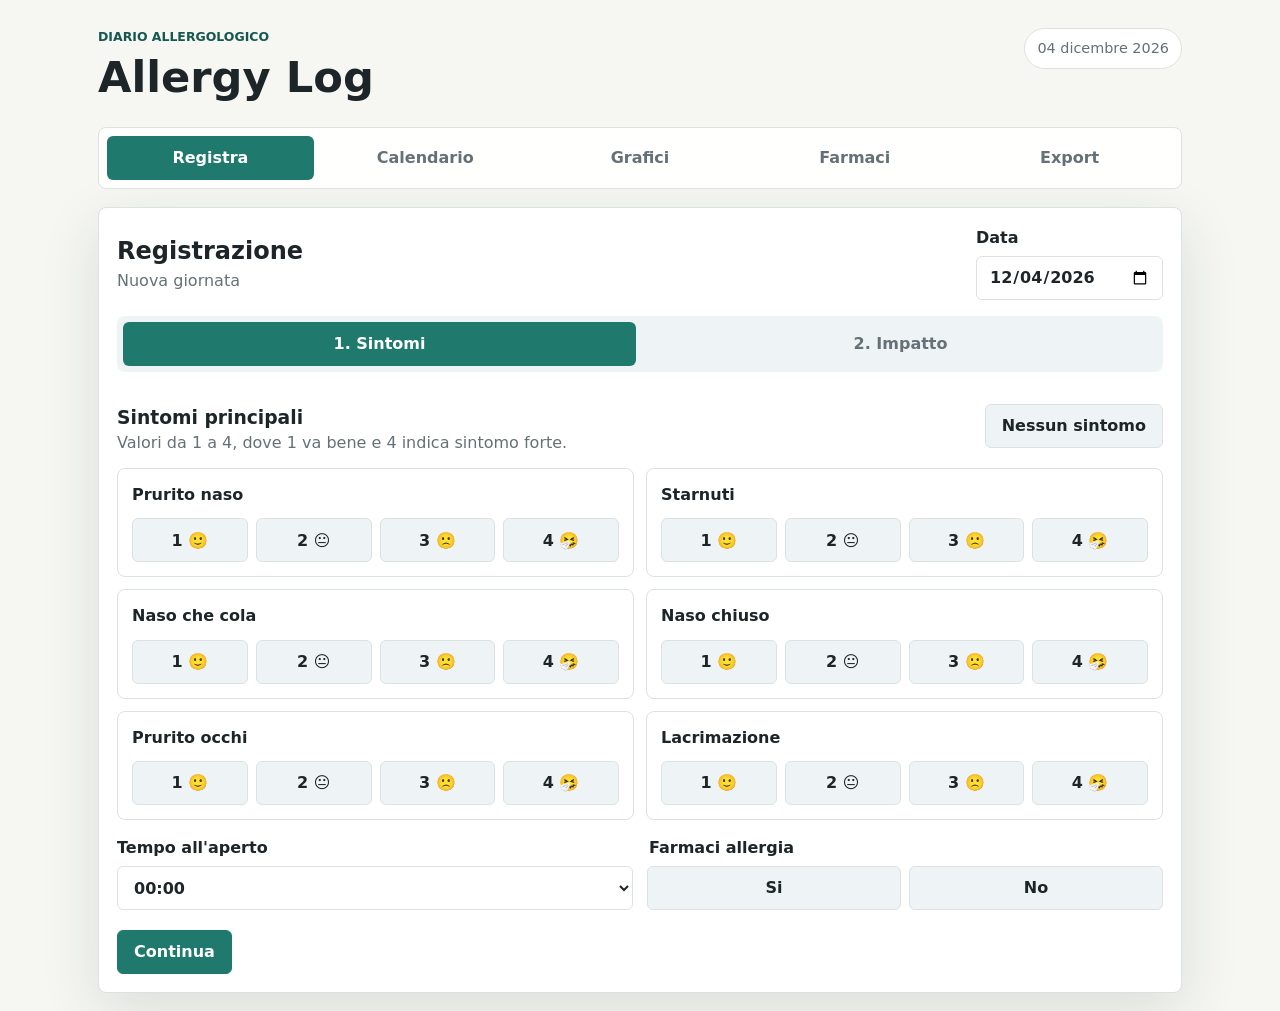
<file: app/index.html>
<!doctype html>
<html lang="it">
  <head>
    <meta charset="utf-8">
    <meta name="viewport" content="width=device-width, initial-scale=1">
    <title>Allergy Log</title>
    <link rel="stylesheet" href="styles/main.css">
  </head>
  <body>
    <div class="app-shell">
      <header class="app-header">
        <div>
          <p class="eyebrow">Diario allergologico</p>
          <h1>Allergy Log</h1>
        </div>
        <div class="today-pill" id="todayPill"></div>
      </header>

      <nav class="tabs" aria-label="Sezioni">
        <button class="tab-button is-active" type="button" data-view="entryView">Registra</button>
        <button class="tab-button" type="button" data-view="calendarView">Calendario</button>
        <button class="tab-button" type="button" data-view="chartsView">Grafici</button>
        <button class="tab-button" type="button" data-view="medicationsView">Farmaci</button>
        <button class="tab-button" type="button" data-view="exportView">Export</button>
      </nav>

      <main>
        <section class="view is-active" id="entryView" aria-labelledby="entryTitle">
          <form class="entry-form" id="entryForm">
            <div class="form-topbar">
              <div>
                <h2 id="entryTitle">Registrazione</h2>
                <p id="entryMode">Nuova giornata</p>
              </div>
              <label class="date-field">
                <span>Data</span>
                <input id="entryDate" name="date" type="date" required>
              </label>
            </div>

            <div class="stepper" aria-label="Passaggi registrazione">
              <button class="step-button is-active" type="button" data-step="1">1. Sintomi</button>
              <button class="step-button" type="button" data-step="2">2. Impatto</button>
            </div>

            <section class="form-step is-active" data-step-panel="1">
              <div class="section-heading">
                <div>
                  <h3>Sintomi principali</h3>
                  <p>Valori da 1 a 4, dove 1 va bene e 4 indica sintomo forte.</p>
                </div>
                <button class="secondary-button" id="noSymptomsButton" type="button">Nessun sintomo</button>
              </div>

              <div class="symptom-grid" id="symptomGrid"></div>

              <div class="field-grid">
                <label class="field">
                  <span>Tempo all'aperto</span>
                  <select id="outdoorTime" name="outdoorTime" required></select>
                </label>

                <fieldset class="choice-field">
                  <legend>Farmaci allergia</legend>
                  <div class="choice-row" data-choice-group="tookMedication">
                    <button type="button" data-value="true">Si</button>
                    <button type="button" data-value="false">No</button>
                  </div>
                </fieldset>
              </div>

              <section class="medication-picker" id="medicationPickerWrapper">
                <div class="section-heading compact-heading">
                  <div>
                    <h3>Farmaci presi</h3>
                    <p>Seleziona uno o piu' farmaci per questa giornata.</p>
                  </div>
                </div>
                <div class="medication-chip-list" id="medicationPicker"></div>
              </section>

              <div class="form-actions">
                <button class="primary-button" type="button" id="nextStepButton">Continua</button>
              </div>
            </section>

            <section class="form-step" data-step-panel="2">
              <div class="section-heading">
                <div>
                  <h3>Altri effetti</h3>
                  <p>Impatto della giornata su riposo, lavoro e attivita.</p>
                </div>
                <button class="secondary-button" id="noImpactSymptomsButton" type="button">Nessun sintomo</button>
              </div>

              <div class="impact-list" id="impactList"></div>

              <label class="range-field">
                <span>Intensita percepita</span>
                <output id="intensityOutput">50</output>
                <input id="perceivedIntensity" name="perceivedIntensity" type="range" min="0" max="100" value="50" required>
              </label>

              <div class="form-actions split-actions">
                <button class="secondary-button" type="button" id="backStepButton">Indietro</button>
                <div>
                  <button class="ghost-button" type="button" id="resetButton">Pulisci</button>
                  <button class="primary-button" type="submit">Salva</button>
                </div>
              </div>
            </section>
          </form>
        </section>

        <section class="view" id="calendarView" aria-labelledby="calendarTitle">
          <div class="calendar-layout">
            <section class="panel calendar-panel">
              <div class="panel-header">
                <button class="icon-button" type="button" id="prevMonthButton" aria-label="Mese precedente">‹</button>
                <div>
                  <h2 id="calendarTitle">Calendario</h2>
                  <p id="monthLabel"></p>
                </div>
                <button class="icon-button" type="button" id="nextMonthButton" aria-label="Mese successivo">›</button>
              </div>
              <div class="weekday-row" aria-hidden="true">
                <span>Lun</span><span>Mar</span><span>Mer</span><span>Gio</span><span>Ven</span><span>Sab</span><span>Dom</span>
              </div>
              <div class="calendar-grid" id="calendarGrid"></div>
            </section>

            <aside class="panel detail-panel" id="dayDetail">
              <h2>Dettaglio</h2>
              <p class="muted">Seleziona un giorno registrato.</p>
            </aside>
          </div>
        </section>

        <section class="view" id="chartsView" aria-labelledby="chartsTitle">
          <section class="panel chart-panel">
            <div class="panel-header chart-header">
              <div>
                <h2 id="chartsTitle">Grafici</h2>
                <p id="chartDescription">Indice calcolato dalla media dei 6 sintomi principali.</p>
              </div>
              <div class="metric-toggle" aria-label="Metrica grafico">
                <button class="is-selected" type="button" data-chart-metric="symptomScore">Sintomi</button>
                <button type="button" data-chart-metric="perceivedIntensity">Intensita</button>
              </div>
            </div>
            <div class="chart-summary" id="chartSummary"></div>
            <div class="chart" id="symptomChart"></div>
          </section>
        </section>

        <section class="view" id="medicationsView" aria-labelledby="medicationsTitle">
          <section class="panel medication-manager">
            <div class="panel-header plain">
              <div>
                <h2 id="medicationsTitle">Farmaci</h2>
                <p>Gestisci la lista selezionabile nelle registrazioni giornaliere.</p>
              </div>
            </div>

            <form class="inline-form" id="medicationForm">
              <label class="field">
                <span>Nuovo farmaco</span>
                <input id="medicationName" name="medicationName" type="text" autocomplete="off" placeholder="Nome farmaco">
              </label>
              <button class="primary-button" type="submit">Aggiungi</button>
            </form>

            <div class="medication-list" id="medicationList"></div>
          </section>
        </section>

        <section class="view" id="exportView" aria-labelledby="exportTitle">
          <section class="panel export-panel">
            <h2 id="exportTitle">Export e backup</h2>
            <p>I dati sono salvati solo in questo browser. Scarica spesso un backup JSON se vuoi conservarli.</p>

            <div class="export-actions">
              <button class="primary-button" type="button" id="downloadCsvButton">Scarica CSV</button>
              <button class="secondary-button" type="button" id="downloadJsonButton">Scarica JSON</button>
              <label class="import-button">
                Importa JSON
                <input id="importJsonInput" type="file" accept="application/json">
              </label>
            </div>

            <div class="stats-grid" id="statsGrid"></div>
          </section>
        </section>
      </main>
    </div>

    <div class="toast" id="toast" role="status" aria-live="polite"></div>

    <script src="scripts/constants.js"></script>
    <script src="scripts/utils.js"></script>
    <script src="scripts/storage.js"></script>
    <script src="scripts/validation.js"></script>
    <script src="scripts/export.js"></script>
    <script src="scripts/calendar.js"></script>
    <script src="scripts/charts.js"></script>
    <script src="scripts/app.js"></script>
  </body>
</html>
</file>
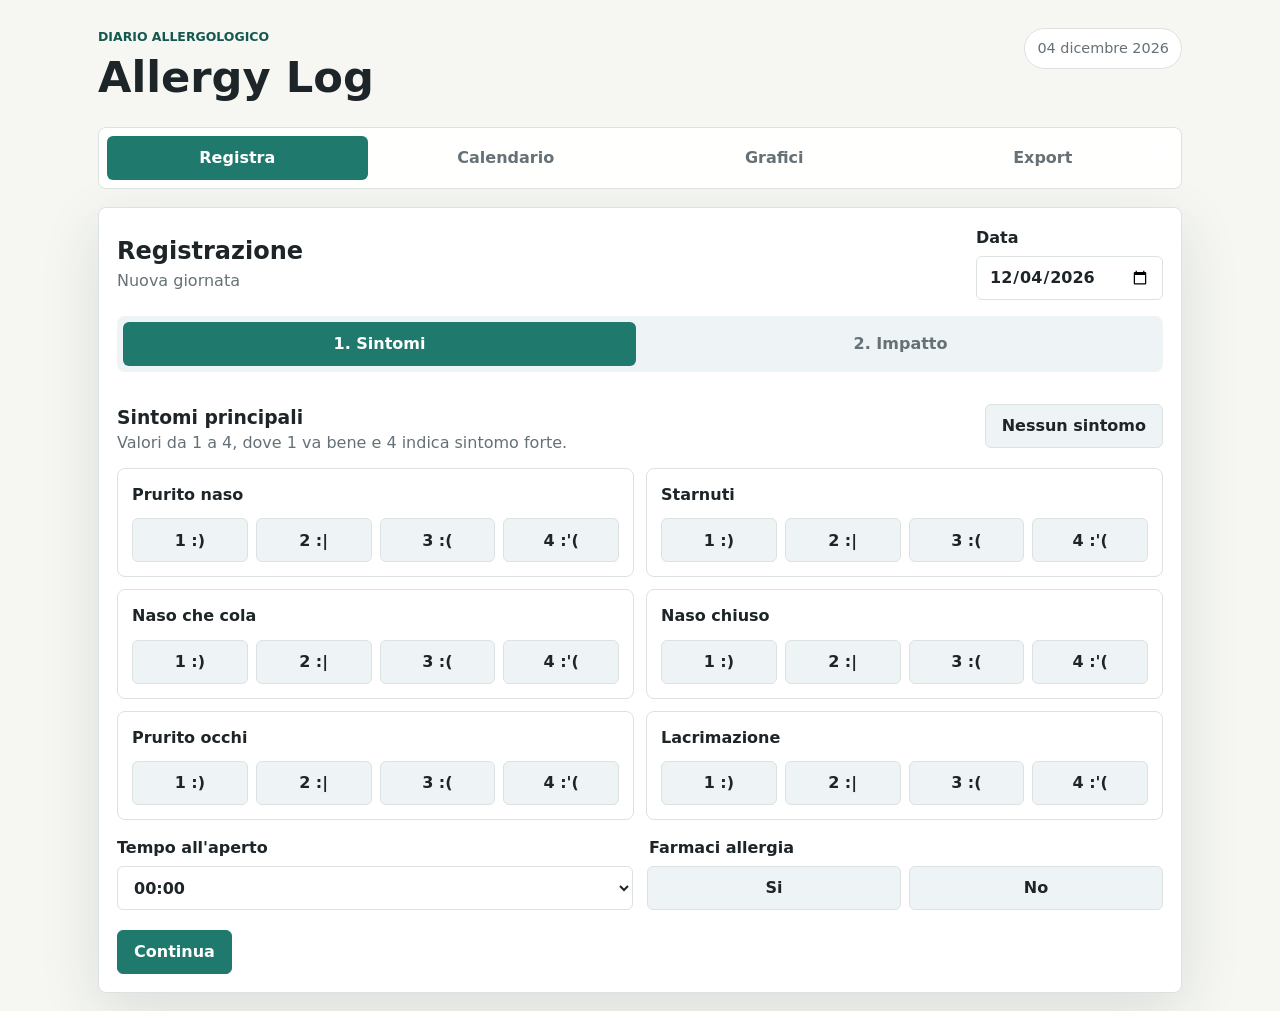
<file: prototype/index.html>
<!doctype html>
<html lang="it">
  <head>
    <meta charset="utf-8">
    <meta name="viewport" content="width=device-width, initial-scale=1">
    <title>Allergy Log</title>
    <link rel="stylesheet" href="styles.css">
  </head>
  <body>
    <div class="app-shell">
      <header class="app-header">
        <div>
          <p class="eyebrow">Diario allergologico</p>
          <h1>Allergy Log</h1>
        </div>
        <div class="today-pill" id="todayPill"></div>
      </header>

      <nav class="tabs" aria-label="Sezioni">
        <button class="tab-button is-active" type="button" data-view="entryView">Registra</button>
        <button class="tab-button" type="button" data-view="calendarView">Calendario</button>
        <button class="tab-button" type="button" data-view="chartsView">Grafici</button>
        <button class="tab-button" type="button" data-view="exportView">Export</button>
      </nav>

      <main>
        <section class="view is-active" id="entryView" aria-labelledby="entryTitle">
          <form class="entry-form" id="entryForm">
            <div class="form-topbar">
              <div>
                <h2 id="entryTitle">Registrazione</h2>
                <p id="entryMode">Nuova giornata</p>
              </div>
              <label class="date-field">
                <span>Data</span>
                <input id="entryDate" name="date" type="date" required>
              </label>
            </div>

            <div class="stepper" aria-label="Passaggi registrazione">
              <button class="step-button is-active" type="button" data-step="1">1. Sintomi</button>
              <button class="step-button" type="button" data-step="2">2. Impatto</button>
            </div>

            <section class="form-step is-active" data-step-panel="1">
              <div class="section-heading">
                <div>
                  <h3>Sintomi principali</h3>
                  <p>Valori da 1 a 4, dove 1 va bene e 4 indica sintomo forte.</p>
                </div>
                <button class="secondary-button" id="noSymptomsButton" type="button">Nessun sintomo</button>
              </div>

              <div class="symptom-grid" id="symptomGrid"></div>

              <div class="field-grid">
                <label class="field">
                  <span>Tempo all'aperto</span>
                  <select id="outdoorTime" name="outdoorTime" required></select>
                </label>

                <fieldset class="choice-field">
                  <legend>Farmaci allergia</legend>
                  <div class="choice-row" data-choice-group="tookMedication">
                    <button type="button" data-value="true">Si</button>
                    <button type="button" data-value="false">No</button>
                  </div>
                </fieldset>
              </div>

              <div class="form-actions">
                <button class="primary-button" type="button" id="nextStepButton">Continua</button>
              </div>
            </section>

            <section class="form-step" data-step-panel="2">
              <div class="section-heading">
                <div>
                  <h3>Altri effetti</h3>
                  <p>Impatto della giornata su riposo, lavoro e attivita.</p>
                </div>
                <button class="secondary-button" id="noImpactSymptomsButton" type="button">Nessun sintomo</button>
              </div>

              <div class="impact-list" id="impactList"></div>

              <label class="range-field">
                <span>Intensita percepita</span>
                <output id="intensityOutput">50</output>
                <input id="perceivedIntensity" name="perceivedIntensity" type="range" min="0" max="100" value="50" required>
              </label>

              <div class="form-actions split-actions">
                <button class="secondary-button" type="button" id="backStepButton">Indietro</button>
                <div>
                  <button class="ghost-button" type="button" id="resetButton">Pulisci</button>
                  <button class="primary-button" type="submit">Salva</button>
                </div>
              </div>
            </section>
          </form>
        </section>

        <section class="view" id="calendarView" aria-labelledby="calendarTitle">
          <div class="calendar-layout">
            <section class="panel calendar-panel">
              <div class="panel-header">
                <button class="icon-button" type="button" id="prevMonthButton" aria-label="Mese precedente">‹</button>
                <div>
                  <h2 id="calendarTitle">Calendario</h2>
                  <p id="monthLabel"></p>
                </div>
                <button class="icon-button" type="button" id="nextMonthButton" aria-label="Mese successivo">›</button>
              </div>
              <div class="weekday-row" aria-hidden="true">
                <span>Lun</span><span>Mar</span><span>Mer</span><span>Gio</span><span>Ven</span><span>Sab</span><span>Dom</span>
              </div>
              <div class="calendar-grid" id="calendarGrid"></div>
            </section>

            <aside class="panel detail-panel" id="dayDetail">
              <h2>Dettaglio</h2>
              <p class="muted">Seleziona un giorno registrato.</p>
            </aside>
          </div>
        </section>

        <section class="view" id="chartsView" aria-labelledby="chartsTitle">
          <section class="panel chart-panel">
            <div class="panel-header chart-header">
              <div>
                <h2 id="chartsTitle">Grafici</h2>
                <p id="chartDescription">Indice calcolato dalla media dei 6 sintomi principali.</p>
              </div>
              <div class="metric-toggle" aria-label="Metrica grafico">
                <button class="is-selected" type="button" data-chart-metric="symptomScore">Sintomi</button>
                <button type="button" data-chart-metric="perceivedIntensity">Intensita</button>
              </div>
            </div>
            <div class="chart-summary" id="chartSummary"></div>
            <div class="chart" id="symptomChart"></div>
          </section>
        </section>

        <section class="view" id="exportView" aria-labelledby="exportTitle">
          <section class="panel export-panel">
            <h2 id="exportTitle">Export e backup</h2>
            <p>I dati sono salvati solo in questo browser. Scarica spesso un backup JSON se vuoi conservarli.</p>

            <div class="export-actions">
              <button class="primary-button" type="button" id="downloadCsvButton">Scarica CSV</button>
              <button class="secondary-button" type="button" id="downloadJsonButton">Scarica JSON</button>
              <label class="import-button">
                Importa JSON
                <input id="importJsonInput" type="file" accept="application/json">
              </label>
            </div>

            <div class="stats-grid" id="statsGrid"></div>
          </section>
        </section>
      </main>
    </div>

    <div class="toast" id="toast" role="status" aria-live="polite"></div>

    <script src="app.js"></script>
  </body>
</html>
</file>
<file: app/styles/main.css>
:root {
  color-scheme: light;
  --bg: #f6f7f3;
  --surface: #ffffff;
  --surface-2: #eef4f5;
  --text: #1d2528;
  --muted: #657176;
  --line: #dce2e0;
  --accent: #1f7a6d;
  --accent-dark: #15584f;
  --accent-soft: #dff1ed;
  --warn: #b75d2b;
  --danger: #b42330;
  --danger-soft: #ffe5e8;
  --shadow: 0 18px 60px rgba(25, 39, 44, 0.12);
}

* {
  box-sizing: border-box;
}

html {
  min-height: 100%;
  background: var(--bg);
}

body {
  min-height: 100%;
  margin: 0;
  color: var(--text);
  font-family: Inter, ui-sans-serif, system-ui, -apple-system, BlinkMacSystemFont, "Segoe UI", sans-serif;
  line-height: 1.45;
}

button,
input,
select {
  font: inherit;
}

button {
  cursor: pointer;
}

.app-shell {
  width: min(1120px, 100%);
  margin: 0 auto;
  padding: 18px;
}

.app-header {
  display: flex;
  align-items: flex-start;
  justify-content: space-between;
  gap: 16px;
  padding: 10px 0 18px;
}

.eyebrow,
.app-header h1,
h2,
h3,
p {
  margin: 0;
}

.eyebrow {
  color: var(--accent-dark);
  font-size: 0.78rem;
  font-weight: 700;
  text-transform: uppercase;
}

.app-header h1 {
  font-size: clamp(1.8rem, 4vw, 2.7rem);
  letter-spacing: 0;
}

.today-pill {
  flex: 0 0 auto;
  border: 1px solid var(--line);
  border-radius: 999px;
  background: var(--surface);
  padding: 9px 12px;
  color: var(--muted);
  font-size: 0.9rem;
}

.tabs,
.stepper {
  display: grid;
  gap: 8px;
}

.tabs {
  grid-template-columns: repeat(5, minmax(0, 1fr));
  position: sticky;
  top: 0;
  z-index: 10;
  padding: 8px;
  border: 1px solid var(--line);
  border-radius: 8px;
  background: rgba(255, 255, 255, 0.92);
  backdrop-filter: blur(12px);
}

.tab-button,
.step-button {
  min-height: 44px;
  border: 0;
  border-radius: 6px;
  background: transparent;
  color: var(--muted);
  font-weight: 700;
}

.tab-button.is-active,
.step-button.is-active {
  background: var(--accent);
  color: #fff;
}

main {
  padding-top: 18px;
}

.view,
.form-step {
  display: none;
}

.view.is-active,
.form-step.is-active {
  display: block;
}

.entry-form,
.panel {
  border: 1px solid var(--line);
  border-radius: 8px;
  background: var(--surface);
  box-shadow: var(--shadow);
}

.entry-form {
  padding: 18px;
}

.form-topbar,
.section-heading,
.panel-header,
.form-actions,
.split-actions,
.export-actions {
  display: flex;
  align-items: center;
  justify-content: space-between;
  gap: 16px;
}

.form-topbar {
  padding-bottom: 16px;
}

.form-topbar p,
.section-heading p,
.panel-header p,
.export-panel p,
.muted {
  color: var(--muted);
}

.date-field,
.field,
.range-field {
  display: grid;
  gap: 7px;
  font-weight: 700;
}

.date-field input,
.field select {
  min-height: 44px;
  border: 1px solid var(--line);
  border-radius: 6px;
  background: #fff;
  padding: 0 12px;
  color: var(--text);
}

.stepper {
  grid-template-columns: repeat(2, minmax(0, 1fr));
  margin-bottom: 18px;
  padding: 6px;
  border-radius: 8px;
  background: var(--surface-2);
}

.section-heading {
  align-items: flex-start;
  padding: 14px 0;
}

.compact-heading {
  padding-bottom: 8px;
}

.symptom-grid {
  display: grid;
  grid-template-columns: repeat(2, minmax(0, 1fr));
  gap: 12px;
}

.symptom-card,
.impact-row {
  border: 1px solid var(--line);
  border-radius: 8px;
  background: #fff;
}

.symptom-card {
  display: grid;
  gap: 12px;
  padding: 14px;
}

.symptom-card strong,
.impact-row strong {
  font-size: 1rem;
}

.rating-row,
.choice-row {
  display: grid;
  gap: 8px;
}

.rating-row {
  grid-template-columns: repeat(4, minmax(0, 1fr));
}

.rating-row button,
.choice-row button {
  min-height: 44px;
  border: 1px solid var(--line);
  border-radius: 6px;
  background: var(--surface-2);
  color: var(--text);
  font-weight: 800;
}

.rating-row button.is-selected,
.choice-row button.is-selected {
  border-color: var(--accent);
  background: var(--accent-soft);
  color: var(--accent-dark);
}

.metric-toggle {
  display: grid;
  grid-template-columns: repeat(2, minmax(0, 1fr));
  min-width: 220px;
  gap: 6px;
  border-radius: 8px;
  background: var(--surface-2);
  padding: 6px;
}

.metric-toggle button {
  min-height: 40px;
  border: 0;
  border-radius: 6px;
  background: transparent;
  color: var(--muted);
  font-weight: 800;
}

.metric-toggle button.is-selected {
  background: var(--accent);
  color: #fff;
}

.field-grid {
  display: grid;
  grid-template-columns: minmax(0, 1fr) minmax(0, 1fr);
  gap: 14px;
  margin-top: 16px;
}

.field input {
  min-height: 44px;
  border: 1px solid var(--line);
  border-radius: 6px;
  background: #fff;
  padding: 0 12px;
  color: var(--text);
}

.choice-field {
  min-width: 0;
  margin: 0;
  border: 0;
  padding: 0;
}

.choice-field legend {
  margin-bottom: 7px;
  font-weight: 700;
}

.choice-row {
  grid-template-columns: repeat(2, minmax(0, 1fr));
}

.medication-picker {
  margin-top: 16px;
}

.medication-chip-list,
.medication-list {
  display: grid;
  gap: 10px;
}

.medication-chip-list {
  grid-template-columns: repeat(3, minmax(0, 1fr));
}

.medication-chip {
  min-height: 44px;
  border: 1px solid var(--line);
  border-radius: 6px;
  background: var(--surface-2);
  color: var(--text);
  font-weight: 800;
}

.medication-chip.is-selected {
  border-color: var(--accent);
  background: var(--accent-soft);
  color: var(--accent-dark);
}

.medication-manager {
  display: grid;
  gap: 16px;
}

.inline-form {
  display: grid;
  grid-template-columns: minmax(0, 1fr) auto;
  align-items: end;
  gap: 12px;
}

.medication-row {
  display: grid;
  grid-template-columns: minmax(0, 1fr) auto;
  align-items: center;
  gap: 12px;
  border: 1px solid var(--line);
  border-radius: 8px;
  background: #fff;
  padding: 12px;
}

.medication-row strong {
  overflow-wrap: anywhere;
}

.medication-actions {
  display: flex;
  gap: 8px;
  flex-wrap: wrap;
}

.impact-list {
  display: grid;
  gap: 10px;
}

.impact-row {
  display: grid;
  grid-template-columns: minmax(0, 1fr) 148px;
  align-items: center;
  gap: 14px;
  padding: 12px;
}

.range-field {
  grid-template-columns: minmax(0, 1fr) auto;
  margin-top: 18px;
}

.range-field input {
  grid-column: 1 / -1;
  accent-color: var(--accent);
}

.range-field output {
  min-width: 52px;
  border-radius: 999px;
  background: var(--accent-soft);
  padding: 4px 10px;
  text-align: center;
  color: var(--accent-dark);
  font-weight: 800;
}

.form-actions {
  margin-top: 20px;
}

.split-actions > div {
  display: flex;
  gap: 10px;
}

.primary-button,
.secondary-button,
.ghost-button,
.import-button,
.icon-button,
.danger-button {
  min-height: 44px;
  border-radius: 6px;
  padding: 0 16px;
  font-weight: 800;
}

.primary-button {
  border: 1px solid var(--accent);
  background: var(--accent);
  color: #fff;
}

.primary-button:hover {
  background: var(--accent-dark);
}

.secondary-button,
.import-button {
  border: 1px solid var(--line);
  background: var(--surface-2);
  color: var(--text);
}

.ghost-button {
  border: 1px solid transparent;
  background: transparent;
  color: var(--muted);
}

.danger-button {
  border: 1px solid var(--danger-soft);
  background: var(--danger-soft);
  color: var(--danger);
}

.calendar-layout {
  display: grid;
  grid-template-columns: minmax(0, 1.5fr) minmax(280px, 0.8fr);
  gap: 16px;
}

.panel {
  padding: 16px;
}

.panel-header {
  margin-bottom: 14px;
}

.panel-header.plain {
  align-items: flex-start;
}

.icon-button {
  width: 44px;
  padding: 0;
  border: 1px solid var(--line);
  background: var(--surface-2);
  font-size: 1.7rem;
  line-height: 1;
}

.weekday-row,
.calendar-grid {
  display: grid;
  grid-template-columns: repeat(7, minmax(0, 1fr));
}

.weekday-row {
  gap: 6px;
  margin-bottom: 6px;
  color: var(--muted);
  font-size: 0.78rem;
  font-weight: 800;
  text-align: center;
  text-transform: uppercase;
}

.calendar-grid {
  gap: 6px;
}

.day-cell {
  position: relative;
  min-height: 78px;
  border: 1px solid var(--line);
  border-radius: 8px;
  background: #fff;
  padding: 8px;
  text-align: left;
}

.day-cell.is-empty {
  border-color: transparent;
  background: transparent;
  cursor: default;
}

.day-cell.has-entry {
  border-color: var(--accent);
}

.day-cell.is-today {
  outline: 2px solid var(--warn);
  outline-offset: 1px;
}

.day-number {
  font-weight: 800;
}

.day-score {
  position: absolute;
  right: 8px;
  bottom: 8px;
  left: 8px;
  height: 7px;
  overflow: hidden;
  border-radius: 999px;
  background: var(--surface-2);
}

.day-score span {
  display: block;
  height: 100%;
  border-radius: inherit;
  background: var(--accent);
}

.detail-panel {
  min-height: 240px;
}

.detail-list {
  display: grid;
  gap: 9px;
  margin: 14px 0;
}

.detail-item {
  display: flex;
  justify-content: space-between;
  gap: 14px;
  border-bottom: 1px solid var(--line);
  padding-bottom: 8px;
}

.detail-actions {
  display: flex;
  gap: 10px;
  flex-wrap: wrap;
}

.chart-panel {
  display: grid;
  gap: 16px;
}

.chart {
  overflow-x: auto;
  padding-bottom: 4px;
}

.chart-header {
  align-items: flex-start;
  margin-bottom: 0;
}

.chart-summary {
  display: grid;
  grid-template-columns: repeat(4, minmax(0, 1fr));
  gap: 10px;
}

.chart-summary-item {
  border: 1px solid var(--line);
  border-radius: 8px;
  background: #fff;
  padding: 12px;
}

.chart-summary-item span {
  display: block;
  color: var(--muted);
  font-size: 0.86rem;
}

.chart-summary-item strong {
  display: block;
  font-size: 1.35rem;
}

.xy-chart {
  display: grid;
  grid-template-columns: 42px minmax(620px, 1fr);
  grid-template-rows: 260px 42px;
  min-width: 680px;
}

.y-axis {
  display: grid;
  grid-template-rows: repeat(5, 1fr);
  padding: 0 8px 0 0;
  color: var(--muted);
  font-size: 0.78rem;
  font-weight: 800;
  text-align: right;
}

.y-axis span {
  transform: translateY(-8px);
}

.plot-area {
  position: relative;
  display: grid;
  grid-template-columns: repeat(var(--bar-count), minmax(22px, 1fr));
  align-items: end;
  gap: 8px;
  height: 260px;
  border-left: 1px solid var(--line);
  border-bottom: 1px solid var(--line);
  background:
    linear-gradient(to bottom, rgba(101, 113, 118, 0.18) 1px, transparent 1px) 0 0 / 100% 25%,
    #fff;
  padding: 10px 10px 0;
}

.plot-bar {
  position: relative;
  display: flex;
  align-items: end;
  justify-content: center;
  height: 100%;
}

.plot-bar-fill {
  width: min(32px, 100%);
  min-height: 3px;
  border-radius: 5px 5px 0 0;
  background: linear-gradient(180deg, #c2414b, #e09a3e 46%, #2f9e7e);
}

.plot-bar-value {
  position: absolute;
  bottom: calc(var(--bar-value) * 1% + 7px);
  color: var(--text);
  font-size: 0.72rem;
  font-weight: 800;
}

.x-axis {
  grid-column: 2;
  display: grid;
  grid-template-columns: repeat(var(--bar-count), minmax(22px, 1fr));
  gap: 8px;
  padding: 7px 10px 0;
  color: var(--muted);
  font-size: 0.72rem;
  font-weight: 800;
  text-align: center;
}

.x-axis span {
  overflow: hidden;
  white-space: nowrap;
  text-overflow: ellipsis;
}

.export-panel {
  display: grid;
  gap: 16px;
}

.export-actions {
  justify-content: flex-start;
  flex-wrap: wrap;
}

.import-button {
  display: inline-flex;
  align-items: center;
}

.import-button input {
  position: absolute;
  width: 1px;
  height: 1px;
  overflow: hidden;
  opacity: 0;
}

.stats-grid {
  display: grid;
  grid-template-columns: repeat(3, minmax(0, 1fr));
  gap: 12px;
}

.stat {
  border: 1px solid var(--line);
  border-radius: 8px;
  padding: 14px;
  background: #fff;
}

.stat strong {
  display: block;
  font-size: 1.7rem;
}

.toast {
  position: fixed;
  right: 18px;
  bottom: 18px;
  z-index: 20;
  max-width: min(420px, calc(100vw - 36px));
  transform: translateY(18px);
  border-radius: 8px;
  background: var(--text);
  padding: 12px 14px;
  color: #fff;
  opacity: 0;
  pointer-events: none;
  transition: opacity 160ms ease, transform 160ms ease;
}

.toast.is-visible {
  transform: translateY(0);
  opacity: 1;
}

@media (max-width: 760px) {
  .app-shell {
    padding: 12px;
  }

  .app-header,
  .form-topbar,
  .section-heading,
  .form-actions,
  .split-actions {
    align-items: stretch;
    flex-direction: column;
  }

  .today-pill {
    align-self: flex-start;
  }

  .entry-form,
  .panel {
    padding: 14px;
  }

  .symptom-grid,
  .field-grid,
  .calendar-layout,
  .chart-summary,
  .stats-grid {
    grid-template-columns: 1fr;
  }

  .tabs {
    grid-template-columns: repeat(2, minmax(0, 1fr));
  }

  .chart-header {
    align-items: stretch;
    flex-direction: column;
  }

  .metric-toggle {
    min-width: 0;
  }

  .impact-row {
    grid-template-columns: 1fr;
  }

  .split-actions > div,
  .inline-form,
  .export-actions {
    display: grid;
    grid-template-columns: 1fr;
  }

  .medication-chip-list,
  .medication-row {
    grid-template-columns: 1fr;
  }

  .day-cell {
    min-height: 58px;
    padding: 6px;
  }

  .xy-chart {
    grid-template-columns: 36px minmax(520px, 1fr);
    min-width: 560px;
  }
}
</file>
<file: prototype/styles.css>
:root {
  color-scheme: light;
  --bg: #f6f7f3;
  --surface: #ffffff;
  --surface-2: #eef4f5;
  --text: #1d2528;
  --muted: #657176;
  --line: #dce2e0;
  --accent: #1f7a6d;
  --accent-dark: #15584f;
  --accent-soft: #dff1ed;
  --warn: #b75d2b;
  --danger: #b42330;
  --danger-soft: #ffe5e8;
  --shadow: 0 18px 60px rgba(25, 39, 44, 0.12);
}

* {
  box-sizing: border-box;
}

html {
  min-height: 100%;
  background: var(--bg);
}

body {
  min-height: 100%;
  margin: 0;
  color: var(--text);
  font-family: Inter, ui-sans-serif, system-ui, -apple-system, BlinkMacSystemFont, "Segoe UI", sans-serif;
  line-height: 1.45;
}

button,
input,
select {
  font: inherit;
}

button {
  cursor: pointer;
}

.app-shell {
  width: min(1120px, 100%);
  margin: 0 auto;
  padding: 18px;
}

.app-header {
  display: flex;
  align-items: flex-start;
  justify-content: space-between;
  gap: 16px;
  padding: 10px 0 18px;
}

.eyebrow,
.app-header h1,
h2,
h3,
p {
  margin: 0;
}

.eyebrow {
  color: var(--accent-dark);
  font-size: 0.78rem;
  font-weight: 700;
  text-transform: uppercase;
}

.app-header h1 {
  font-size: clamp(1.8rem, 4vw, 2.7rem);
  letter-spacing: 0;
}

.today-pill {
  flex: 0 0 auto;
  border: 1px solid var(--line);
  border-radius: 999px;
  background: var(--surface);
  padding: 9px 12px;
  color: var(--muted);
  font-size: 0.9rem;
}

.tabs,
.stepper {
  display: grid;
  gap: 8px;
}

.tabs {
  grid-template-columns: repeat(4, minmax(0, 1fr));
  position: sticky;
  top: 0;
  z-index: 10;
  padding: 8px;
  border: 1px solid var(--line);
  border-radius: 8px;
  background: rgba(255, 255, 255, 0.92);
  backdrop-filter: blur(12px);
}

.tab-button,
.step-button {
  min-height: 44px;
  border: 0;
  border-radius: 6px;
  background: transparent;
  color: var(--muted);
  font-weight: 700;
}

.tab-button.is-active,
.step-button.is-active {
  background: var(--accent);
  color: #fff;
}

main {
  padding-top: 18px;
}

.view,
.form-step {
  display: none;
}

.view.is-active,
.form-step.is-active {
  display: block;
}

.entry-form,
.panel {
  border: 1px solid var(--line);
  border-radius: 8px;
  background: var(--surface);
  box-shadow: var(--shadow);
}

.entry-form {
  padding: 18px;
}

.form-topbar,
.section-heading,
.panel-header,
.form-actions,
.split-actions,
.export-actions {
  display: flex;
  align-items: center;
  justify-content: space-between;
  gap: 16px;
}

.form-topbar {
  padding-bottom: 16px;
}

.form-topbar p,
.section-heading p,
.panel-header p,
.export-panel p,
.muted {
  color: var(--muted);
}

.date-field,
.field,
.range-field {
  display: grid;
  gap: 7px;
  font-weight: 700;
}

.date-field input,
.field select {
  min-height: 44px;
  border: 1px solid var(--line);
  border-radius: 6px;
  background: #fff;
  padding: 0 12px;
  color: var(--text);
}

.stepper {
  grid-template-columns: repeat(2, minmax(0, 1fr));
  margin-bottom: 18px;
  padding: 6px;
  border-radius: 8px;
  background: var(--surface-2);
}

.section-heading {
  align-items: flex-start;
  padding: 14px 0;
}

.symptom-grid {
  display: grid;
  grid-template-columns: repeat(2, minmax(0, 1fr));
  gap: 12px;
}

.symptom-card,
.impact-row {
  border: 1px solid var(--line);
  border-radius: 8px;
  background: #fff;
}

.symptom-card {
  display: grid;
  gap: 12px;
  padding: 14px;
}

.symptom-card strong,
.impact-row strong {
  font-size: 1rem;
}

.rating-row,
.choice-row {
  display: grid;
  gap: 8px;
}

.rating-row {
  grid-template-columns: repeat(4, minmax(0, 1fr));
}

.rating-row button,
.choice-row button {
  min-height: 44px;
  border: 1px solid var(--line);
  border-radius: 6px;
  background: var(--surface-2);
  color: var(--text);
  font-weight: 800;
}

.rating-row button.is-selected,
.choice-row button.is-selected {
  border-color: var(--accent);
  background: var(--accent-soft);
  color: var(--accent-dark);
}

.metric-toggle {
  display: grid;
  grid-template-columns: repeat(2, minmax(0, 1fr));
  min-width: 220px;
  gap: 6px;
  border-radius: 8px;
  background: var(--surface-2);
  padding: 6px;
}

.metric-toggle button {
  min-height: 40px;
  border: 0;
  border-radius: 6px;
  background: transparent;
  color: var(--muted);
  font-weight: 800;
}

.metric-toggle button.is-selected {
  background: var(--accent);
  color: #fff;
}

.field-grid {
  display: grid;
  grid-template-columns: minmax(0, 1fr) minmax(0, 1fr);
  gap: 14px;
  margin-top: 16px;
}

.choice-field {
  min-width: 0;
  margin: 0;
  border: 0;
  padding: 0;
}

.choice-field legend {
  margin-bottom: 7px;
  font-weight: 700;
}

.choice-row {
  grid-template-columns: repeat(2, minmax(0, 1fr));
}

.impact-list {
  display: grid;
  gap: 10px;
}

.impact-row {
  display: grid;
  grid-template-columns: minmax(0, 1fr) 148px;
  align-items: center;
  gap: 14px;
  padding: 12px;
}

.range-field {
  grid-template-columns: minmax(0, 1fr) auto;
  margin-top: 18px;
}

.range-field input {
  grid-column: 1 / -1;
  accent-color: var(--accent);
}

.range-field output {
  min-width: 52px;
  border-radius: 999px;
  background: var(--accent-soft);
  padding: 4px 10px;
  text-align: center;
  color: var(--accent-dark);
  font-weight: 800;
}

.form-actions {
  margin-top: 20px;
}

.split-actions > div {
  display: flex;
  gap: 10px;
}

.primary-button,
.secondary-button,
.ghost-button,
.import-button,
.icon-button,
.danger-button {
  min-height: 44px;
  border-radius: 6px;
  padding: 0 16px;
  font-weight: 800;
}

.primary-button {
  border: 1px solid var(--accent);
  background: var(--accent);
  color: #fff;
}

.primary-button:hover {
  background: var(--accent-dark);
}

.secondary-button,
.import-button {
  border: 1px solid var(--line);
  background: var(--surface-2);
  color: var(--text);
}

.ghost-button {
  border: 1px solid transparent;
  background: transparent;
  color: var(--muted);
}

.danger-button {
  border: 1px solid var(--danger-soft);
  background: var(--danger-soft);
  color: var(--danger);
}

.calendar-layout {
  display: grid;
  grid-template-columns: minmax(0, 1.5fr) minmax(280px, 0.8fr);
  gap: 16px;
}

.panel {
  padding: 16px;
}

.panel-header {
  margin-bottom: 14px;
}

.panel-header.plain {
  align-items: flex-start;
}

.icon-button {
  width: 44px;
  padding: 0;
  border: 1px solid var(--line);
  background: var(--surface-2);
  font-size: 1.7rem;
  line-height: 1;
}

.weekday-row,
.calendar-grid {
  display: grid;
  grid-template-columns: repeat(7, minmax(0, 1fr));
}

.weekday-row {
  gap: 6px;
  margin-bottom: 6px;
  color: var(--muted);
  font-size: 0.78rem;
  font-weight: 800;
  text-align: center;
  text-transform: uppercase;
}

.calendar-grid {
  gap: 6px;
}

.day-cell {
  position: relative;
  min-height: 78px;
  border: 1px solid var(--line);
  border-radius: 8px;
  background: #fff;
  padding: 8px;
  text-align: left;
}

.day-cell.is-empty {
  border-color: transparent;
  background: transparent;
  cursor: default;
}

.day-cell.has-entry {
  border-color: var(--accent);
}

.day-cell.is-today {
  outline: 2px solid var(--warn);
  outline-offset: 1px;
}

.day-number {
  font-weight: 800;
}

.day-score {
  position: absolute;
  right: 8px;
  bottom: 8px;
  left: 8px;
  height: 7px;
  overflow: hidden;
  border-radius: 999px;
  background: var(--surface-2);
}

.day-score span {
  display: block;
  height: 100%;
  border-radius: inherit;
  background: var(--accent);
}

.detail-panel {
  min-height: 240px;
}

.detail-list {
  display: grid;
  gap: 9px;
  margin: 14px 0;
}

.detail-item {
  display: flex;
  justify-content: space-between;
  gap: 14px;
  border-bottom: 1px solid var(--line);
  padding-bottom: 8px;
}

.detail-actions {
  display: flex;
  gap: 10px;
  flex-wrap: wrap;
}

.chart-panel {
  display: grid;
  gap: 16px;
}

.chart {
  overflow-x: auto;
  padding-bottom: 4px;
}

.chart-header {
  align-items: flex-start;
  margin-bottom: 0;
}

.chart-summary {
  display: grid;
  grid-template-columns: repeat(4, minmax(0, 1fr));
  gap: 10px;
}

.chart-summary-item {
  border: 1px solid var(--line);
  border-radius: 8px;
  background: #fff;
  padding: 12px;
}

.chart-summary-item span {
  display: block;
  color: var(--muted);
  font-size: 0.86rem;
}

.chart-summary-item strong {
  display: block;
  font-size: 1.35rem;
}

.xy-chart {
  display: grid;
  grid-template-columns: 42px minmax(620px, 1fr);
  grid-template-rows: 260px 42px;
  min-width: 680px;
}

.y-axis {
  display: grid;
  grid-template-rows: repeat(5, 1fr);
  padding: 0 8px 0 0;
  color: var(--muted);
  font-size: 0.78rem;
  font-weight: 800;
  text-align: right;
}

.y-axis span {
  transform: translateY(-8px);
}

.plot-area {
  position: relative;
  display: grid;
  grid-template-columns: repeat(var(--bar-count), minmax(22px, 1fr));
  align-items: end;
  gap: 8px;
  height: 260px;
  border-left: 1px solid var(--line);
  border-bottom: 1px solid var(--line);
  background:
    linear-gradient(to bottom, rgba(101, 113, 118, 0.18) 1px, transparent 1px) 0 0 / 100% 25%,
    #fff;
  padding: 10px 10px 0;
}

.plot-bar {
  position: relative;
  display: flex;
  align-items: end;
  justify-content: center;
  height: 100%;
}

.plot-bar-fill {
  width: min(32px, 100%);
  min-height: 3px;
  border-radius: 5px 5px 0 0;
  background: linear-gradient(180deg, #c2414b, #e09a3e 46%, #2f9e7e);
}

.plot-bar-value {
  position: absolute;
  bottom: calc(var(--bar-value) * 1% + 7px);
  color: var(--text);
  font-size: 0.72rem;
  font-weight: 800;
}

.x-axis {
  grid-column: 2;
  display: grid;
  grid-template-columns: repeat(var(--bar-count), minmax(22px, 1fr));
  gap: 8px;
  padding: 7px 10px 0;
  color: var(--muted);
  font-size: 0.72rem;
  font-weight: 800;
  text-align: center;
}

.x-axis span {
  overflow: hidden;
  white-space: nowrap;
  text-overflow: ellipsis;
}

.export-panel {
  display: grid;
  gap: 16px;
}

.export-actions {
  justify-content: flex-start;
  flex-wrap: wrap;
}

.import-button {
  display: inline-flex;
  align-items: center;
}

.import-button input {
  position: absolute;
  width: 1px;
  height: 1px;
  overflow: hidden;
  opacity: 0;
}

.stats-grid {
  display: grid;
  grid-template-columns: repeat(3, minmax(0, 1fr));
  gap: 12px;
}

.stat {
  border: 1px solid var(--line);
  border-radius: 8px;
  padding: 14px;
  background: #fff;
}

.stat strong {
  display: block;
  font-size: 1.7rem;
}

.toast {
  position: fixed;
  right: 18px;
  bottom: 18px;
  z-index: 20;
  max-width: min(420px, calc(100vw - 36px));
  transform: translateY(18px);
  border-radius: 8px;
  background: var(--text);
  padding: 12px 14px;
  color: #fff;
  opacity: 0;
  pointer-events: none;
  transition: opacity 160ms ease, transform 160ms ease;
}

.toast.is-visible {
  transform: translateY(0);
  opacity: 1;
}

@media (max-width: 760px) {
  .app-shell {
    padding: 12px;
  }

  .app-header,
  .form-topbar,
  .section-heading,
  .form-actions,
  .split-actions {
    align-items: stretch;
    flex-direction: column;
  }

  .today-pill {
    align-self: flex-start;
  }

  .entry-form,
  .panel {
    padding: 14px;
  }

  .symptom-grid,
  .field-grid,
  .calendar-layout,
  .chart-summary,
  .stats-grid {
    grid-template-columns: 1fr;
  }

  .tabs {
    grid-template-columns: repeat(2, minmax(0, 1fr));
  }

  .chart-header {
    align-items: stretch;
    flex-direction: column;
  }

  .metric-toggle {
    min-width: 0;
  }

  .impact-row {
    grid-template-columns: 1fr;
  }

  .split-actions > div,
  .export-actions {
    display: grid;
    grid-template-columns: 1fr;
  }

  .day-cell {
    min-height: 58px;
    padding: 6px;
  }

  .xy-chart {
    grid-template-columns: 36px minmax(520px, 1fr);
    min-width: 560px;
  }
}
</file>
